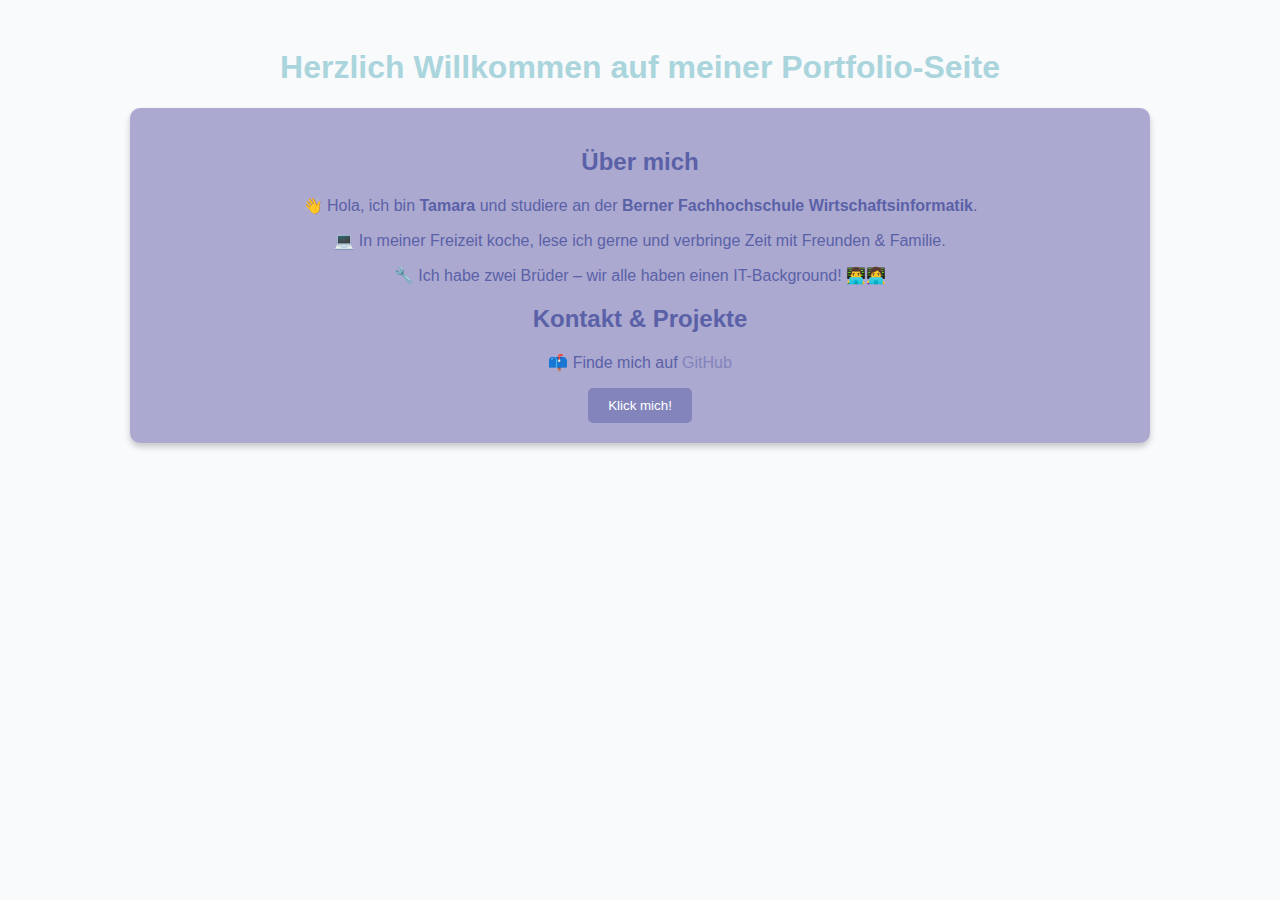
<file: index.html>
<!DOCTYPE html>
<html lang="de">
<head>
    <meta charset="UTF-8">
    <meta name="viewport" content="width=device-width, initial-scale=1.0">
    <title>Portfolio - TamStefBFH</title>
    <link rel="stylesheet" href="styles.css">
</head>
<body>
    <header>
        <h1>Herzlich Willkommen auf meiner Portfolio-Seite</h1>
    </header>

    <main class="container">
        <section>
            <h2>Über mich</h2>
            <p>👋 Hola, ich bin <strong>Tamara</strong> und studiere an der <strong>Berner Fachhochschule Wirtschaftsinformatik</strong>.</p>
            <p>💻 In meiner Freizeit koche, lese ich gerne und verbringe Zeit mit Freunden & Familie.</p>
            <p>🔧 Ich habe zwei Brüder – wir alle haben einen IT-Background! 👨‍💻👩‍💻</p>
        </section>

        <section>
            <h2>Kontakt & Projekte</h2>
            <p>📫 Finde mich auf <a href="https://github.com/TamStefBFH" class="highlight-link">GitHub</a></p>
            <button class="button" id="colorChangeButton">Klick mich!</button>
        </section>
    </main>

    <script src="script.js"></script>
</body>
</html>
</file>
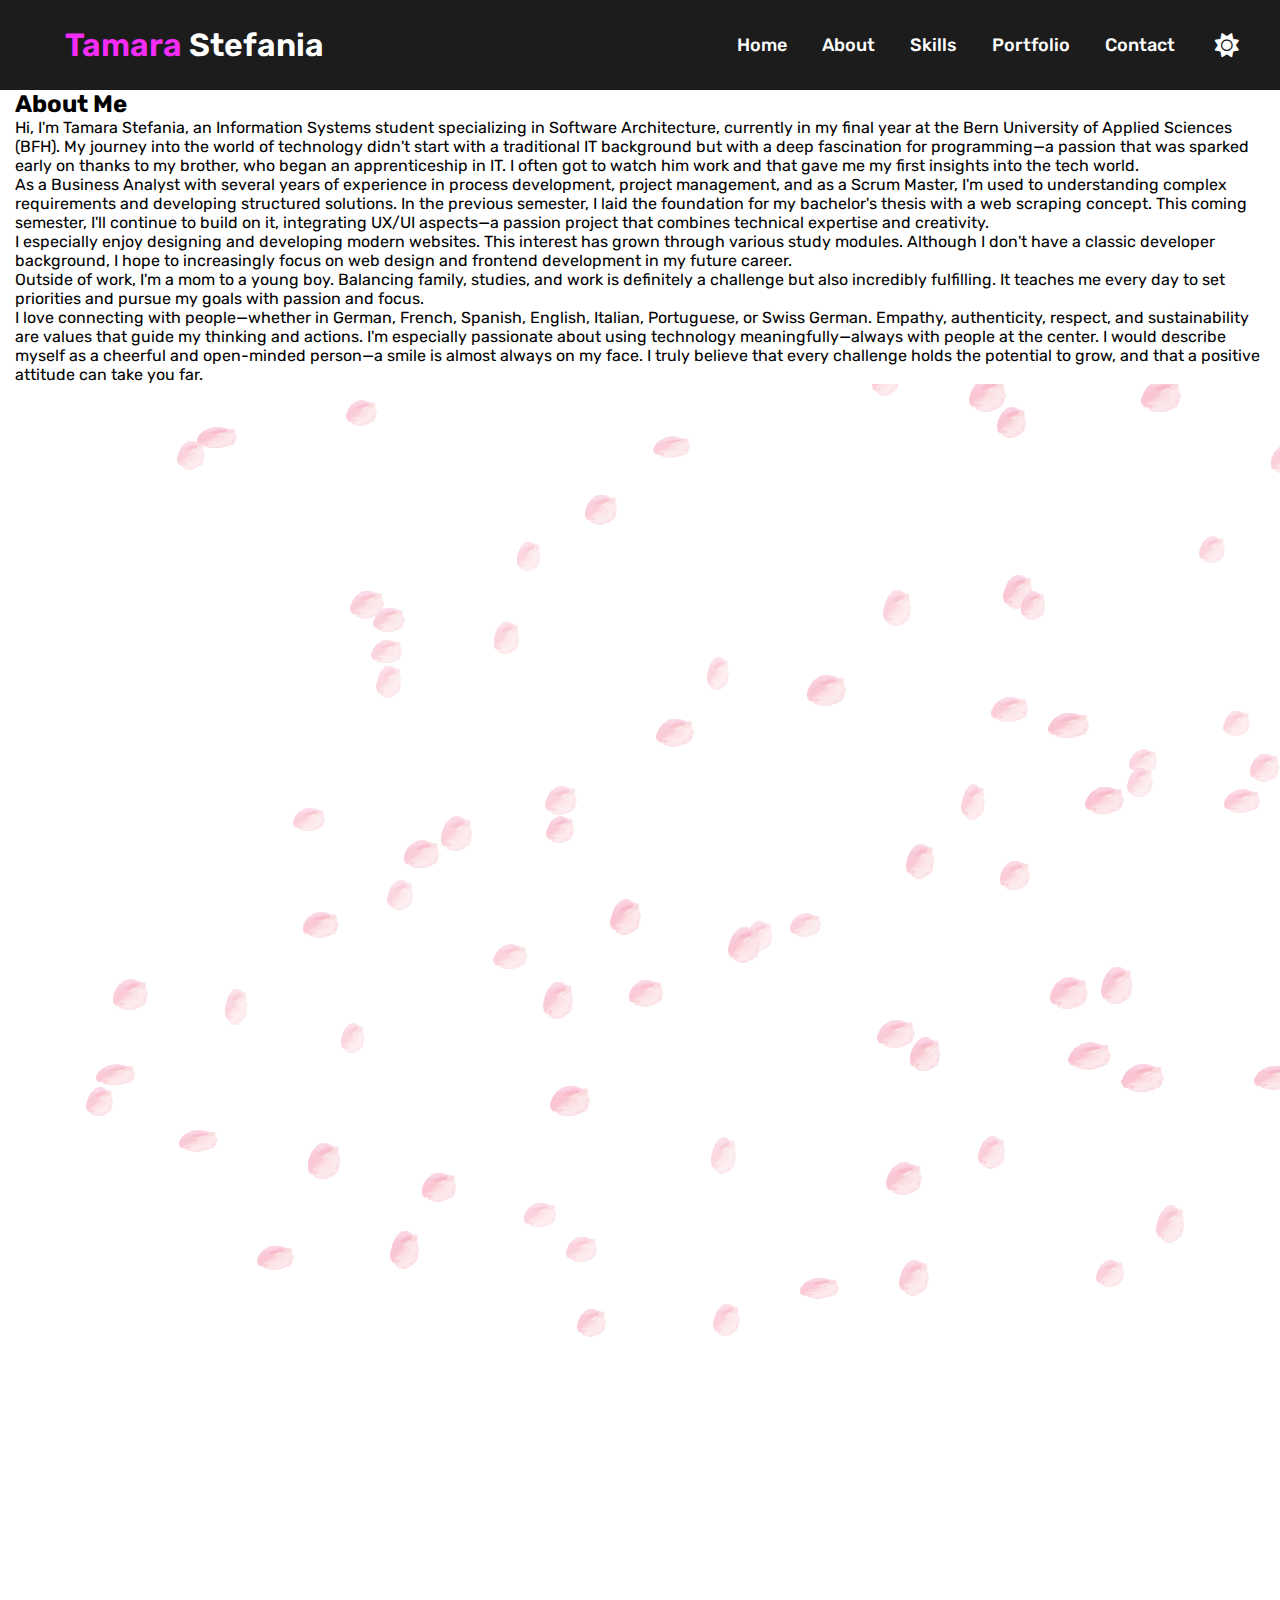
<file: about.html>
<!DOCTYPE html>
<html lang="en">

<head>
  <meta charset="UTF-8" />
  <meta name="viewport" content="width=device-width, initial-scale=1.0" />
  <title>About Tamara Stefania</title>
  <link rel="stylesheet" href="https://cdnjs.cloudflare.com/ajax/libs/font-awesome/6.7.2/css/all.min.css" />
  <link rel="stylesheet" href="style.css" />
  <link href="https://fonts.googleapis.com/css2?family=Rubik:wght@400;600&display=swap" rel="stylesheet" />
</head>

<body>

  <!-- HEADER / NAVIGATION -->
  <header>
    <div class="container">
      <nav>
        <div class="logo">
          <a href="index.html"><span>Tamara</span> Stefania</a>
        </div>
        <div class="list-darkmode-menu">
          <ul>
            <li><a href="index.html">Home</a></li>
            <li><a href="about.html">About</a></li>
            <li><a href="#">Skills</a></li>
            <li><a href="#">Portfolio</a></li>
            <li><a href="#" id="openContactModal">Contact</a></li>
          </ul>
          <label class="mode">
            <input type="checkbox" checked="checked" id="darkModeButton" />
            <i class="fa-solid fa-sun"></i>
            <i class="fa-solid fa-moon"></i>
          </label>
          <button class="hamburger">
            <div class="bar"></div>
          </button>
        </div>
      </nav>
    </div>
  </header>

  <!-- ABOUT SECTION -->
  <section class="about">
    <div class="container">
      <h2 class="section-title">About <span>Me</span></h2>
      <div class="about-content">
        <div class="about-text">
          <p>
            Hi, I'm Tamara Stefania, an Information Systems student specializing in Software Architecture, currently in my final year at the Bern University of Applied Sciences (BFH). 
            My journey into the world of technology didn't start with a traditional IT background but with a deep fascination for programming—a passion that was sparked early on thanks 
            to my brother, who began an apprenticeship in IT. I often got to watch him work and that gave me my first insights into the tech world. 
          </p>
          <p>
            As a Business Analyst with several years of experience in process development, project management, and as a Scrum Master, I'm used to understanding complex requirements and
            developing structured solutions. In the previous semester, I laid the foundation for my bachelor's thesis with a web scraping concept. This coming semester, I'll continue to
            build on it, integrating UX/UI aspects—a passion project that combines technical expertise and creativity. 
          </p>
          <p>
            I especially enjoy designing and developing modern websites. This interest has grown through various study modules. Although I don't have a classic developer background, I 
            hope to increasingly focus on web design and frontend development in my future career.
          </p>
          <p>
            Outside of work, I'm a mom to a young boy. Balancing family, studies, and work is definitely a challenge but also incredibly fulfilling. It teaches me every day to set 
            priorities and pursue my goals with passion and focus.
          </p>
          <p>
            I love connecting with people—whether in German, French, Spanish, English, Italian, Portuguese, or Swiss German. Empathy, authenticity, respect, and sustainability are 
            values that guide my thinking and actions. I'm especially passionate about using technology meaningfully—always with people at the center.

            I would describe myself as a cheerful and open-minded person—a smile is almost always on my face. I truly believe that every challenge holds the potential to grow, and that a 
            positive attitude can take you far.
          </p>
        </div>
      </div>
    </div>
  </section>

  <!-- Sakura Canvas -->
  <canvas id="sakuraCanvas"></canvas>

  <!-- SCRIPTS -->
<script src="sakura.js"></script>

<script src="main.js"></script>


</body>
</html>
</file>
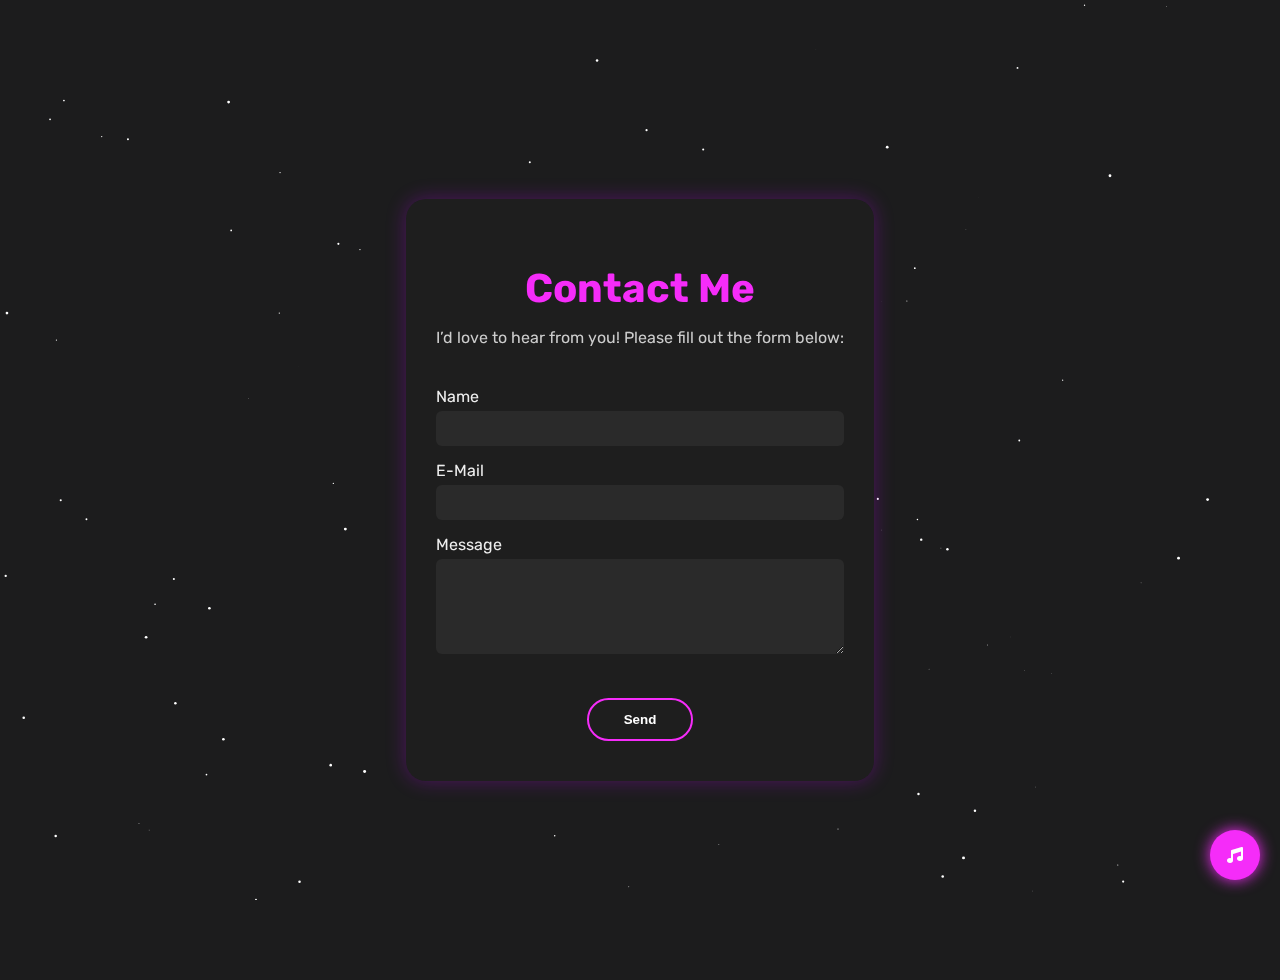
<file: contact.html>
<!DOCTYPE html>
<html lang="en">
<head>
  <meta charset="UTF-8" />
  <meta name="viewport" content="width=device-width, initial-scale=1.0"/>
  <title>Contact Me</title>
  <link rel="stylesheet" href="https://cdnjs.cloudflare.com/ajax/libs/font-awesome/6.7.2/css/all.min.css" />
  <link href="https://fonts.googleapis.com/css2?family=Rubik:wght@400;600&display=swap" rel="stylesheet" />
  <style>
    :root {
      --color: #f52cf9;
      --bg-color: #1c1c1d;
      --text-color: #fff;
    }

    body {
      margin: 0;
      padding: 40px 20px;
      background-color: var(--bg-color);
      color: var(--text-color);
      font-family: 'Rubik', sans-serif;
      display: flex;
      justify-content: center;
      align-items: center;
      text-align: center;
      min-height: 100vh;
      overflow: hidden;
      position: relative;
      flex-direction: column;
    }

    .container {
      max-width: 600px;
      padding: 40px 30px;
      border-radius: 20px;
      background-color: #1e1e1e;
      box-shadow: 0 0 20px rgba(194, 0, 255, 0.3);
      position: relative;
      z-index: 2;
      box-sizing: border-box;
    }

    h1 {
      font-size: 2.5em;
      color: var(--color);
      font-weight: bold;
      margin-bottom: 10px;
    }

    p {
      color: #ccc;
      font-size: 1em;
      margin-bottom: 40px;
    }

    form {
      text-align: left;
    }

    label {
      display: block;
      margin: 15px 0 5px;
      color: #eee;
    }

    input, textarea {
      width: 100%;
      padding: 10px;
      border: none;
      border-radius: 6px;
      background: #2a2a2a;
      color: white;
      box-sizing: border-box;
    }

    textarea {
      resize: vertical;
    }

    .btn-purple {
      display: inline-block;
      margin: 40px auto 0;
      padding: 12px 35px;
      border: 2px solid var(--color);
      border-radius: 30px;
      background: transparent;
      color: #fff;
      font-weight: bold;
      text-decoration: none;
      transition: all 0.3s ease;
      text-align: center;
      cursor: pointer;
    }

    .btn-purple:hover {
      background-color: var(--color);
      color: white;
    }

    .button-wrapper {
      text-align: center;
    }

    #confirmation {
      margin-top: 30px;
      color: var(--color);
      font-weight: 500;
      font-size: 1em;
      background-color: rgba(245, 44, 249, 0.1);
      padding: 12px 24px;
      border: 1px solid var(--color);
      border-radius: 10px;
      display: none;
    }

    canvas#stars {
      position: absolute;
      top: 0;
      left: 0;
      z-index: 0;
    }

    .music-control {
      position: fixed;
      bottom: 20px;
      right: 20px;
      background-color: var(--color);
      color: white;
      width: 50px;
      height: 50px;
      border-radius: 50%;
      display: flex;
      align-items: center;
      justify-content: center;
      cursor: pointer;
      z-index: 3;
      box-shadow: 0 0 15px var(--color);
    }

    #spotifyPlayer {
      display: none;
      margin-top: 20px;
      z-index: 2;
    }
  </style>
</head>
<body>
  <canvas id="stars"></canvas>

  <div class="container">
    <h1>Contact Me</h1>
    <p>I’d love to hear from you! Please fill out the form below:</p>

    <form action="https://formsubmit.co/your@email.com" method="POST" onsubmit="submitForm(event)">
      <input type="hidden" name="_captcha" value="false">

      <label for="name">Name</label>
      <input type="text" id="name" name="name" required>

      <label for="email">E-Mail</label>
      <input type="email" id="email" name="email" required>

      <label for="message">Message</label>
      <textarea id="message" name="message" rows="5" required></textarea>

      <div class="button-wrapper">
        <button type="submit" class="btn-purple">Send</button>
      </div>
    </form>

    <div id="confirmation">✅ Thank you! Your message has been sent.</div>
  </div>

  <!-- Spotify Player -->
  <div id="spotifyPlayer">
    <iframe style="border-radius:12px"
      src="https://open.spotify.com/embed/album/2W7lnrsKqd1XXCHSFKl9hE?utm_source=generator&theme=0"
      width="300" height="80" frameborder="0"
      allow="autoplay; clipboard-write; encrypted-media; fullscreen; picture-in-picture"
      loading="lazy">
    </iframe>
  </div>

  <!-- Musik-Button -->
  <div class="music-control" onclick="toggleMusic()">
    <i class="fas fa-music"></i>
  </div>

  <!-- Audio (optional) -->
  <audio id="bg-music" loop>
    <source src="https://cdn.pixabay.com/download/audio/2022/10/20/audio_f869becff1.mp3" type="audio/mpeg">
  </audio>

  <script>
    // Sternenhimmel
    const canvas = document.getElementById("stars");
    const ctx = canvas.getContext("2d");
    canvas.width = window.innerWidth;
    canvas.height = window.innerHeight;

    let stars = [];
    for (let i = 0; i < 100; i++) {
      stars.push({
        x: Math.random() * canvas.width,
        y: Math.random() * canvas.height,
        radius: Math.random() * 1.5,
        velocity: Math.random() * 0.3 + 0.05
      });
    }

    function drawStars() {
      ctx.clearRect(0, 0, canvas.width, canvas.height);
      ctx.fillStyle = "white";
      for (let star of stars) {
        ctx.beginPath();
        ctx.arc(star.x, star.y, star.radius, 0, 2 * Math.PI);
        ctx.fill();
      }
      moveStars();
    }

    function moveStars() {
      for (let star of stars) {
        star.y += star.velocity;
        if (star.y > canvas.height) {
          star.y = 0;
          star.x = Math.random() * canvas.width;
        }
      }
    }

    function animate() {
      drawStars();
      requestAnimationFrame(animate);
    }

    animate();

    window.addEventListener("resize", () => {
      canvas.width = window.innerWidth;
      canvas.height = window.innerHeight;
    });

    // Formular senden
    function submitForm(e) {
      e.preventDefault();
      const form = e.target;
      const formData = new FormData(form);

      fetch(form.action, {
        method: "POST",
        body: formData,
        headers: { 'Accept': 'application/json' }
      }).then(response => {
        if (response.ok) {
          document.getElementById("confirmation").style.display = "block";
          form.reset();
        } else {
          alert("Oops! Something went wrong.");
        }
      });
    }

    // Musik & Spotify toggle
    function toggleMusic() {
      const player = document.getElementById("spotifyPlayer");
      player.style.display = (player.style.display === "none" || player.style.display === "") ? "block" : "none";
    }
  </script>
</body>
</html>
</file>
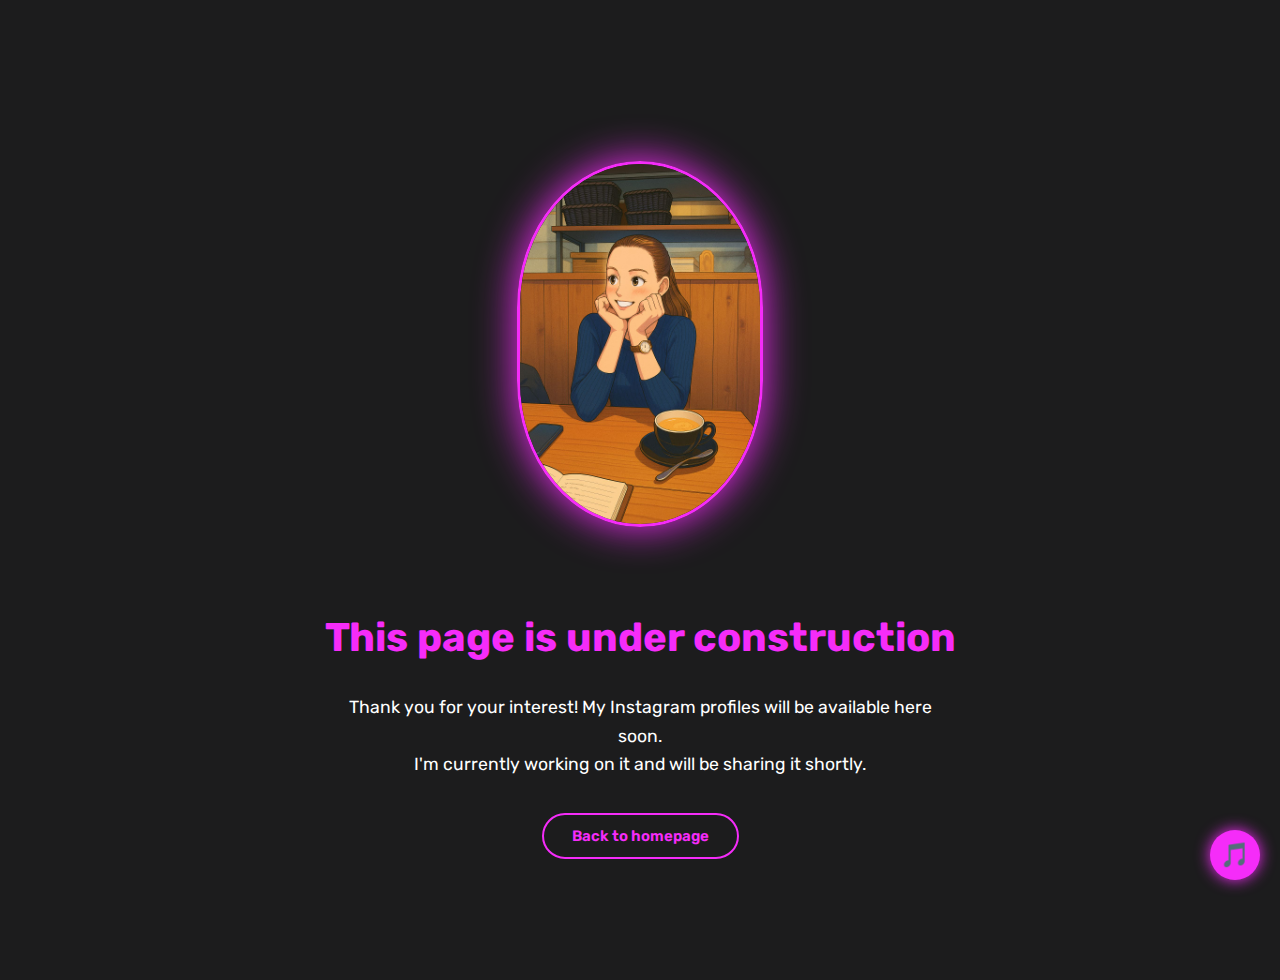
<file: under-construction.html>
<!DOCTYPE html>
<html lang="en">
<head>
  <meta charset="UTF-8" />
  <meta name="viewport" content="width=device-width, initial-scale=1" />
  <title>Page Under Construction</title>
  <link rel="stylesheet" href="https://cdnjs.cloudflare.com/ajax/libs/font-awesome/6.7.2/css/all.min.css" />
  <link href="https://fonts.googleapis.com/css2?family=Rubik:wght@400;600&display=swap" rel="stylesheet" />
  <style>
    :root {
      --color: #f52cf9;
      --bg-color: #1c1c1d;
      --text-color: #fff;
    }

    body {
      margin: 0;
      padding: 40px 20px;
      background-color: var(--bg-color);
      color: var(--text-color);
      font-family: 'Rubik', sans-serif;
      display: flex;
      flex-direction: column;
      justify-content: center;
      align-items: center;
      text-align: center;
      min-height: 100vh;
      overflow: hidden;
      position: relative;
    }

    h1 {
      font-size: 2.5em;
      margin-bottom: 15px;
      color: var(--color);
    }

    p {
      font-size: 1.1em;
      max-width: 600px;
      margin-bottom: 35px;
      line-height: 1.6em;
    }

    a.button {
      display: inline-block;
      padding: 12px 28px;
      font-size: 15px;
      font-weight: 600;
      border-radius: 25px;
      color: var(--color);
      background-color: transparent;
      border: 2px solid var(--color);
      text-decoration: none;
      transition: 0.3s ease-in-out;
    }

    a.button:hover {
      background-color: var(--color);
      color: #fff;
      transform: translateY(-5px);
    }

    .profile-illustration {
      width: 240px;
      height: auto;
      border-radius: 50% / 40%;
      border: 3px solid var(--color);
      box-shadow: 0 0 40px var(--color);
      transition: transform 0.3s ease, box-shadow 0.3s ease;
      margin-top: 40px;
      margin-bottom: 60px;
    }

    .profile-illustration:hover {
      transform: scale(1.05);
      box-shadow: 0 0 80px var(--color);
    }

    .falling-stars {
      position: fixed;
      top: 0;
      left: 0;
      width: 100%;
      height: 100%;
      overflow: hidden;
      z-index: 0;
      pointer-events: none;
    }

    .falling-stars .star {
      position: absolute;
      top: -10px;
      background-color: white;
      border-radius: 50%;
      opacity: 0.8;
      animation: fall linear infinite;
    }

    @keyframes fall {
      to {
        transform: translateY(110vh);
        opacity: 0;
      }
    }

       #music-toggle {
      position: fixed;
      bottom: 20px;
      right: 20px;
      z-index: 1000;
    }

    #toggleMusic {
      background-color: #f52cf9;
      border: none;
      border-radius: 50%;
      width: 50px;
      height: 50px;
      font-size: 24px;
      color: white;
      cursor: pointer;
      box-shadow: 0 0 15px #f52cf9;
    }

    #spotifyPlayer {
      display: none;
      position: fixed;
      bottom: 90px;
      right: 20px;
      z-index: 1000;
    }
  </style>
</head>

<body>

 
  <div class="falling-stars"></div>


  <div id="music-toggle">
    <button id="toggleMusic" title="Play music">🎵</button>
  </div>


  <div id="spotifyPlayer">
    <iframe style="border-radius:12px"
      src="https://open.spotify.com/embed/album/2W7lnrsKqd1XXCHSFKl9hE?utm_source=generator&theme=0"
      width="300" height="80" frameBorder="0"
      allow="autoplay; clipboard-write; encrypted-media; fullscreen; picture-in-picture"
      loading="lazy">
    </iframe>
  </div>

   <img src="images/illustration.jpg" alt="Tamara Illustration" class="profile-illustration" />


  <h1>This page is under construction</h1>
  <p>
    Thank you for your interest! My Instagram profiles will be available here soon.<br />
    I'm currently working on it and will be sharing it shortly.
  </p>

  <a href="index.html" class="button">Back to homepage</a>

    <script>
    const container = document.querySelector('.falling-stars');

    for (let i = 0; i < 50; i++) {
      const star = document.createElement('span');
      star.classList.add('star');

      const size = Math.random() * 2 + 1;
      const left = Math.random() * 100;
      const duration = Math.random() * 5 + 5;
      const delay = Math.random() * 10;

      star.style.width = `${size}px`;
      star.style.height = `${size}px`;
      star.style.left = `${left}%`;
      star.style.animationDuration = `${duration}s`;
      star.style.animationDelay = `${delay}s`;

      container.appendChild(star);
    }


    const btn = document.getElementById("toggleMusic");
    const player = document.getElementById("spotifyPlayer");

    btn.addEventListener("click", () => {
      player.style.display = player.style.display === "none" ? "block" : "none";
    });
  </script>

</body>
</html>
</file>
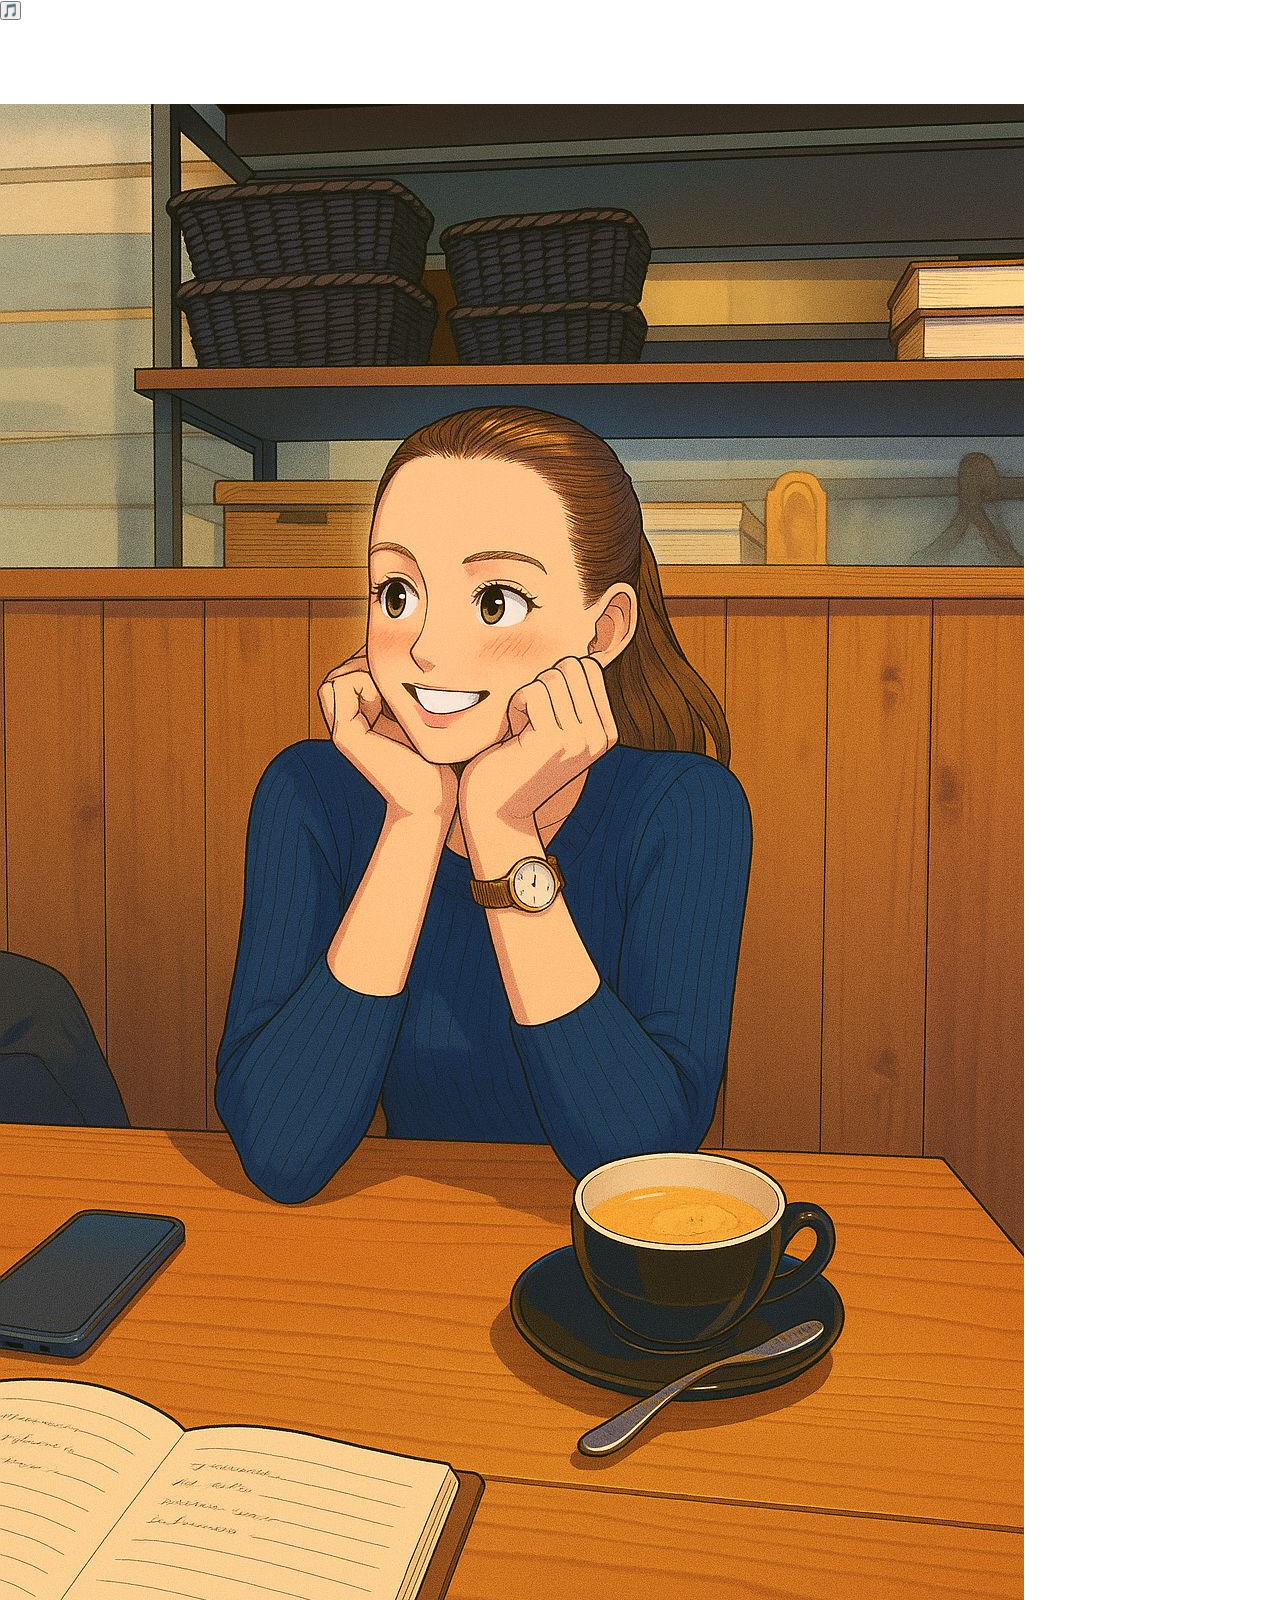
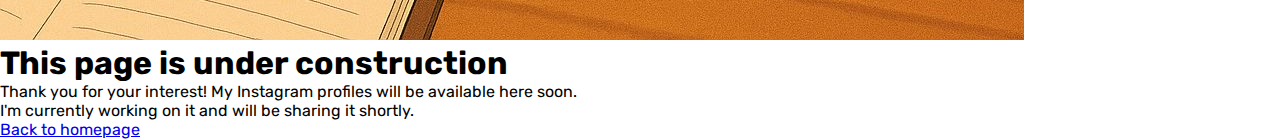
<file: under_construction.html>
<!DOCTYPE html>
<html lang="en">
<head>
  <meta charset="UTF-8" />
  <meta name="viewport" content="width=device-width, initial-scale=1" />
  <title>Page Under Construction</title>
  <link rel="stylesheet" href="https://cdnjs.cloudflare.com/ajax/libs/font-awesome/6.7.2/css/all.min.css" />
  <link href="https://fonts.googleapis.com/css2?family=Rubik:wght@400;600&display=swap" rel="stylesheet" />
  <link rel="stylesheet" href="style.css" />
</head>
<body class="page-under-construction">

  <!-- Background stars -->
  <div class="falling-stars"></div>

  <!-- Musik Toggle -->
  <div id="music-toggle">
    <button id="toggleMusic" title="Play music">🎵</button>
  </div>

  <!-- Spotify Player -->
  <div id="spotifyPlayer">
    <iframe style="border-radius:12px"
      src="https://open.spotify.com/embed/album/2W7lnrsKqd1XXCHSFKl9hE?utm_source=generator&theme=0"
      width="300" height="80" frameBorder="0"
      allow="autoplay; clipboard-write; encrypted-media; fullscreen; picture-in-picture"
      loading="lazy">
    </iframe>
  </div>

  <!-- Illustration -->
  <img src="images/illustration.jpg" alt="Tamara Illustration" class="profile-illustration" />

  <!-- Text Content -->
  <h1>This page is under construction</h1>
  <p>
    Thank you for your interest! My Instagram profiles will be available here soon.<br />
    I'm currently working on it and will be sharing it shortly.
  </p>

  <!-- Back Button -->
  <a href="index.html" class="button">Back to homepage</a>

  <!-- JavaScript -->
  <script>
    // Falling stars
    const container = document.querySelector('.falling-stars');
    for (let i = 0; i < 50; i++) {
      const star = document.createElement('span');
      star.classList.add('star');
      const size = Math.random() * 2 + 1;
      const left = Math.random() * 100;
      const duration = Math.random() * 5 + 5;
      const delay = Math.random() * 10;
      star.style.width = `${size}px`;
      star.style.height = `${size}px`;
      star.style.left = `${left}%`;
      star.style.animationDuration = `${duration}s`;
      star.style.animationDelay = `${delay}s`;
      container.appendChild(star);
    }

    // Music toggle
    const btn = document.getElementById("toggleMusic");
    const player = document.getElementById("spotifyPlayer");
    btn.addEventListener("click", () => {
      player.style.display = player.style.display === "none" ? "block" : "none";
    });
  </script>

</body>
</html>
</file>
<file: styles.css>
/* Portfolio-Design mit extrahierten Blautönen & Lila */

body {
    background-color: #f8fafc; /* Sehr helles Grau als Haupt-Hintergrund */
    color: #5a61a7; /* Dunkleres Blau für den Text */
    font-family: Arial, sans-serif;
    text-align: center;
    padding: 20px;
}

h1 {
    color: #abd5dc; /* Türkis als Akzentfarbe */
}

.container {
    background-color: #aca9d1;
    padding: 20px;
    border-radius: 10px;
    box-shadow: 0px 4px 6px rgba(0, 0, 0, 0.2);
    width: 80%;
    margin: 20px auto;
}

a {
    color: #8284bb;
    text-decoration: none;
}

a:hover {
    color: #5a61a7;
}

.button {
    background-color: #8284bb;
    color: white;
    padding: 10px 20px;
    border: none;
    border-radius: 5px;
    cursor: pointer;
}

.button:hover {
    background-color: #5a61a7;
}
</file>
<file: style.css>
@import url("https://fonts.googleapis.com/css2?family=Rubik:ital,wght@0,300;0,400;0,500;0,600;0,700;0,800;0,900;1,300;1,400;1,500;1,600;1,700;1,800;1,900&display=swap");
* {
  margin: 0;
  padding: 0;
  box-sizing: border-box;
  font-family: "Rubik", sans-serif;
}

:root {
  --text-color: #fff;
  --color: #f52cf9;
  --bg-color: #1c1c1d;
  --first: #fff;
  --second: #000;
  --mob-color: #363636;
}

body.dark-mode {
  --text-color: #222;
  --bg-color: #f2f2f2;
  --first: #222;
  --second: #fff;
  --mob-color: #eae6e6;
}

body.light-mode {
  --text-color: #fff;
  --bg-color: #1c1c1d;
  --first: #fff;
  --second: #000;
  --mob-color: #363636;
}

.container {
  max-width: 1250px;
  width: 100%;
  margin: 0 auto;
}

header {
  background: var(--bg-color);
  height: 90px;
  display: flex;
  align-items: center;
  justify-content: center;
}
header nav {
  display: flex;
  align-items: center;
  justify-content: space-between;
}
header nav .logo {
  z-index: 1;
}
header nav .logo a {
  text-decoration: none;
  font-size: 32px;
  font-weight: 600;
  color: var(--first);
}
header nav .logo a span {
  color: var(--color);
}
header nav .list-darkmode-menu {
  display: flex;
  align-items: center;
  gap: 2.5rem;
}
header nav .list-darkmode-menu ul {
  display: flex;
  align-items: center;
  justify-content: center;
  gap: 35px;
  font-size: 18px;
  list-style: none;
  z-index: 1;
}
header nav .list-darkmode-menu ul li a {
  position: relative;
  text-decoration: none;
  color: var(--first);
  font-size: 18px;
  font-weight: 500;
  transition: 0.3s ease;
}
header nav .list-darkmode-menu ul li a:hover {
  color: var(--color);
}
header nav .list-darkmode-menu ul li a:hover::before {
  width: 100%;
}
header nav .list-darkmode-menu ul li a::before {
  content: "";
  position: absolute;
  bottom: -7px;
  left: 0;
  width: 0;
  height: 2.5px;
  background: var(--color);
  transition: 0.3s ease;
}
header nav .list-darkmode-menu .mode {
  color: var(--text-color);
  font-size: 24px;
  display: flex;
  align-items: center;
  cursor: pointer;
  -webkit-user-select: none;
     -moz-user-select: none;
          user-select: none;
}
header nav .list-darkmode-menu .mode .fa-moon,
header nav .list-darkmode-menu .mode .fa-sun {
  position: absolute;
  animation: animate 0.5s;
}
header nav .list-darkmode-menu .mode .fa-sun {
  display: none;
}
header nav .list-darkmode-menu .mode input:checked ~ .fa-moon {
  display: none;
}
header nav .list-darkmode-menu .mode input:checked ~ .fa-sun {
  display: block;
}
header nav .list-darkmode-menu .mode input {
  position: absolute;
  opacity: 0;
  cursor: pointer;
  height: 0;
  width: 0;
}
@keyframes animate {
  0% {
    transform: rotate(-360deg) scale(0);
    opacity: 0;
  }
  75% {
    transform: rotate(25deg);
  }
}
header nav .list-darkmode-menu .hamburger {
  position: relative;
  width: 30px;
  cursor: pointer;
  -webkit-appearance: none;
     -moz-appearance: none;
          appearance: none;
  outline: none;
  background: none;
  scale: 0.9;
  display: none;
}
header nav .list-darkmode-menu .hamburger .bar, header nav .list-darkmode-menu .hamburger::after, header nav .list-darkmode-menu .hamburger::before {
  content: "";
  display: block;
  width: 100%;
  height: 3px;
  background: var(--first);
  margin: 6px 0;
  transition: 0.4s;
}
header nav .list-darkmode-menu .hamburger.active::before {
  transform: rotate(-45deg) translate(-8px, 5px);
}
header nav .list-darkmode-menu .hamburger.active::after {
  transform: rotate(45deg) translate(8px, -5px);
}
header nav .list-darkmode-menu .hamburger.active .bar {
  opacity: 0;
}

.home {
  background: var(--bg-color);
  position: absolute;
  top: 0;
  width: 100%;
  height: 100vh;
  z-index: -1;
  padding: 300px 0 50px;
}
.home .home-info {
  display: flex;
  align-items: center;
  justify-content: center;
}
.home .home-info .left {
  flex: 1;
}
.home .home-info .left h3 {
  font-size: 2.5em;
  font-weight: bold;
  letter-spacing: 0.5px;
  color: var(--first);
  border-radius: 25px;
}
.home .home-info .left h1 {
  font-size: 4.5em;
  color: var(--first);
  margin: 10px 0;
}
.home .home-info .left h4 {
  color: var(--first);
  font-size: 2.2em;
  font-weight: bold;
  min-width: 280px;
  margin-bottom: 20px;
}
.home .home-info .left h4 span {
  color: var(--color);
}
.home .home-info .left p {
  width: 90%;
  font-size: 16px;
  font-weight: 400;
  line-height: 25px;
  color: var(--first);
  -webkit-mask-box-image: 50px;
          mask-border: 50px;
  margin-bottom: 15px;
  text-align: justify;
}
.home .home-info .left .social {
  display: flex;
  align-items: center;
  gap: 15px;
  margin: 25px 0;
}
.home .home-info .left .social a {
  text-decoration: none;
  background: transparent;
  color: var(--color);
  width: 45px;
  height: 45px;
  border-radius: 50%;
  display: flex;
  align-items: center;
  justify-content: center;
  transition: 0.4s ease;
  border: 2px solid var(--color);
}
.home .home-info .left .social a i {
  font-size: 20px;
}
.home .home-info .left .social a:hover {
  color: #fff;
  background: var(--color);
  transform: translate(-7px);
}
.home .home-info .left .btn {
  display: flex;
  align-items: center;
  gap: 20px;
  margin: 25px 0;
}
.home .home-info .left .btn button {
  font-size: 15px;
  font-weight: 600;
  padding: 12px 24px;
  border-radius: 25px;
  color: var(--color);
  background: transparent;
  border: 2px solid var(--color);
  outline: none;
  cursor: pointer;
  transition: 0.3s ease-in;
}
.home .home-info .left .btn button:hover {
  color: #fff;
  background: var(--color);
  transform: translateY(-7px);
}
.home .home-info .right {
  flex: 1;
}
.home .home-info .right .profile {
  text-align: right;
}
.home .home-info .right .profile img {
  width: 450px;
  height: 450px;
  -o-object-fit: cover;
     object-fit: cover;
  -o-object-position: top;
     object-position: top;
  border-radius: 50%;
  border: 3px solid var(--color);
  box-shadow: 0 0 40px var(--color);
  cursor: pointer;
  transition: 0.3 ease;
}
.home .home-info .right .profile img:hover {
  transform: scale(1.05);
  box-shadow: 0 0 80px var(--color);
}

@media screen and (max-width: 1280px) {
  header nav {
    padding: 0 50px;
  }
  .home {
    padding: 250px 50px;
  }
  .home .home-info .left h1 {
    font-size: 4em;
  }
  .home .home-info .right .profile img {
    width: 400px;
    height: 400px;
  }
}
@media screen and (max-width: 992px) {
  header {
    background: var(--mob-color);
    position: sticky;
    top: 0;
    z-index: 9;
  }
  header nav .list-darkmode-menu ul {
    position: fixed;
    top: 89px;
    left: -100%;
    max-width: 60%;
    width: 100%;
    height: 100vh;
    background: var(--mob-color);
    align-items: flex-start;
    justify-content: flex-start;
    flex-direction: column;
    padding: 30px 50px;
    gap: 30px;
    transition: 0.3s ease;
  }
  header nav .list-darkmode-menu ul li a {
    font-size: 22px;
  }
  header nav .list-darkmode-menu ul.active {
    left: 0;
  }
  header nav .list-darkmode-menu .hamburger {
    display: block;
  }
  .home {
    position: relative;
    padding: 30px 50px;
    height: 100%;
  }
  .home .home-info {
    flex-direction: column-reverse;
  }
  .home .home-info .left {
    padding-top: 50px;
  }
  .home .home-info .left p {
    width: 100%;
  }
  .home .home-info .left .social {
    display: none;
  }
  .home .home-info .right .profile {
    margin-top: 25px;
  }
  .home .home-info .right .profile img {
    width: 375px;
    height: 375px;
  }
  .home .home-info .right .profile img:hover {
    box-shadow: 0 0 60px var(--color);
  }
}
@media screen and (max-width: 767px) {
  header nav {
    padding: 0 30px;
  }
  header nav .list-darkmode-menu ul {
    padding: 30px 0 0 30px;
  }
  header nav .list-darkmode-menu ul li a {
    font-size: 20px;
  }
  .home {
    padding: 30px;
  }
  .home .home-info .left h1 {
    font-size: 3.6em;
  }
  .home .home-info .left h4 {
    font-size: 1.8em;
  }
  .home .home-info .left p {
    font-size: 14px;
  }
  .home .home-info .right .profile img {
    width: 350px;
    height: 350px;
  }
}
@media screen and (max-width: 567px) {
  header nav .logo a {
    font-size: 28px;
  }
  .home .home-info .left h3 {
    font-size: 2em;
  }
  .home .home-info .left h1 {
    font-size: 2.8em;
  }
  .home .home-info .left h4 {
    font-size: 1.6em;
  }
  .home .home-info .left p {
    font-size: 14px;
  }
  .home .home-info .right .profile img {
    width: 280px;
    height: 280px;
  }
}
.modal {
  display: none;
  position: fixed;
  z-index: 1000;
  inset: 0;
  background-color: rgba(0, 0, 0, 0.6);
  -webkit-backdrop-filter: blur(5px);
          backdrop-filter: blur(5px);
  align-items: center;
  justify-content: center;
}

.modal-content {
  background: #1e1e1e;
  border: 2px solid var(--color);
  padding: 60px 50px;
  border-radius: 20px;
  color: white;
  width: 95%;
  max-width: 850px;
  position: relative;
  box-shadow: 0 0 60px rgba(245, 44, 249, 0.4);
  font-family: "Rubik", sans-serif;
  text-align: center;
}

.button-wrapper {
  display: flex;
  justify-content: center;
  margin-top: 20px;
}

.modal-content h2 {
  font-size: 2em;
  font-weight: bold;
  color: var(--color);
  margin-bottom: 10px;
}

.modal-content p {
  color: #ccc;
  font-size: 0.95em;
  margin-bottom: 30px;
}

.modal-content form {
  text-align: left;
}

.modal-content label {
  display: block;
  margin-bottom: 6px;
  color: #eee;
  font-weight: 600;
}

.modal-content input,
.modal-content textarea {
  width: 100%;
  padding: 12px;
  background: #2a2a2a;
  border: none;
  border-radius: 8px;
  color: white;
  margin-bottom: 20px;
  font-size: 1em;
}

.button-wrapper {
  display: flex;
  justify-content: center;
  margin-top: 20px;
}

.btn-purple {
  padding: 12px 35px;
  border: 2px solid #f52cf9;
  border-radius: 30px;
  background: transparent;
  color: white;
  font-weight: bold;
  font-size: 1rem;
  transition: all 0.3s ease;
  cursor: pointer;
  box-shadow: 0 0 10px #f52cf9;
}

.btn-purple:hover {
  background-color: #f52cf9;
  color: white;
  box-shadow: 0 0 20px #f52cf9;
}

.close-button {
  position: absolute;
  top: 15px;
  right: 20px;
  background: none;
  border: none;
  font-size: 24px;
  color: var(--color);
  cursor: pointer;
}

.confirmation {
  display: none;
  margin-top: 20px;
  background: rgba(245, 44, 249, 0.1);
  padding: 12px;
  border-radius: 10px;
  border: 1px solid var(--color);
  color: var(--color);
  text-align: center;
}/*# sourceMappingURL=style.css.map */
</file>
